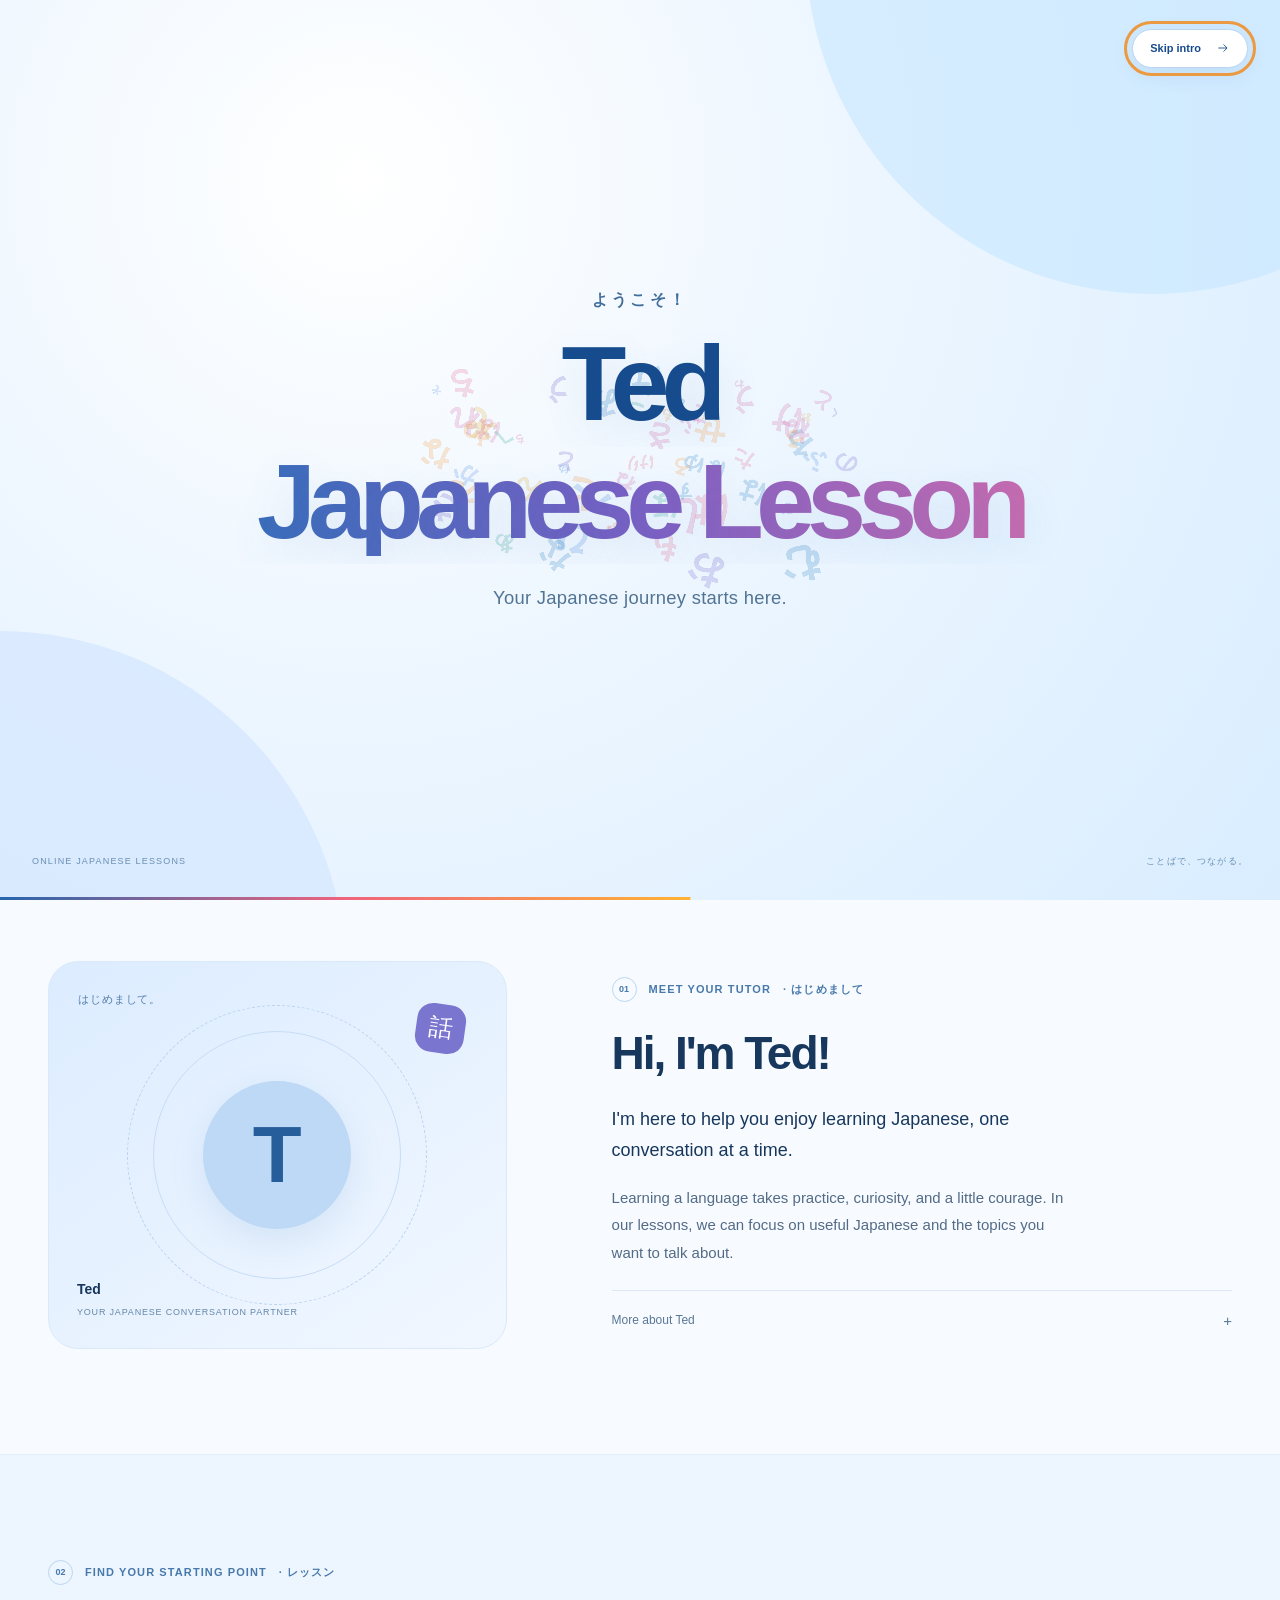
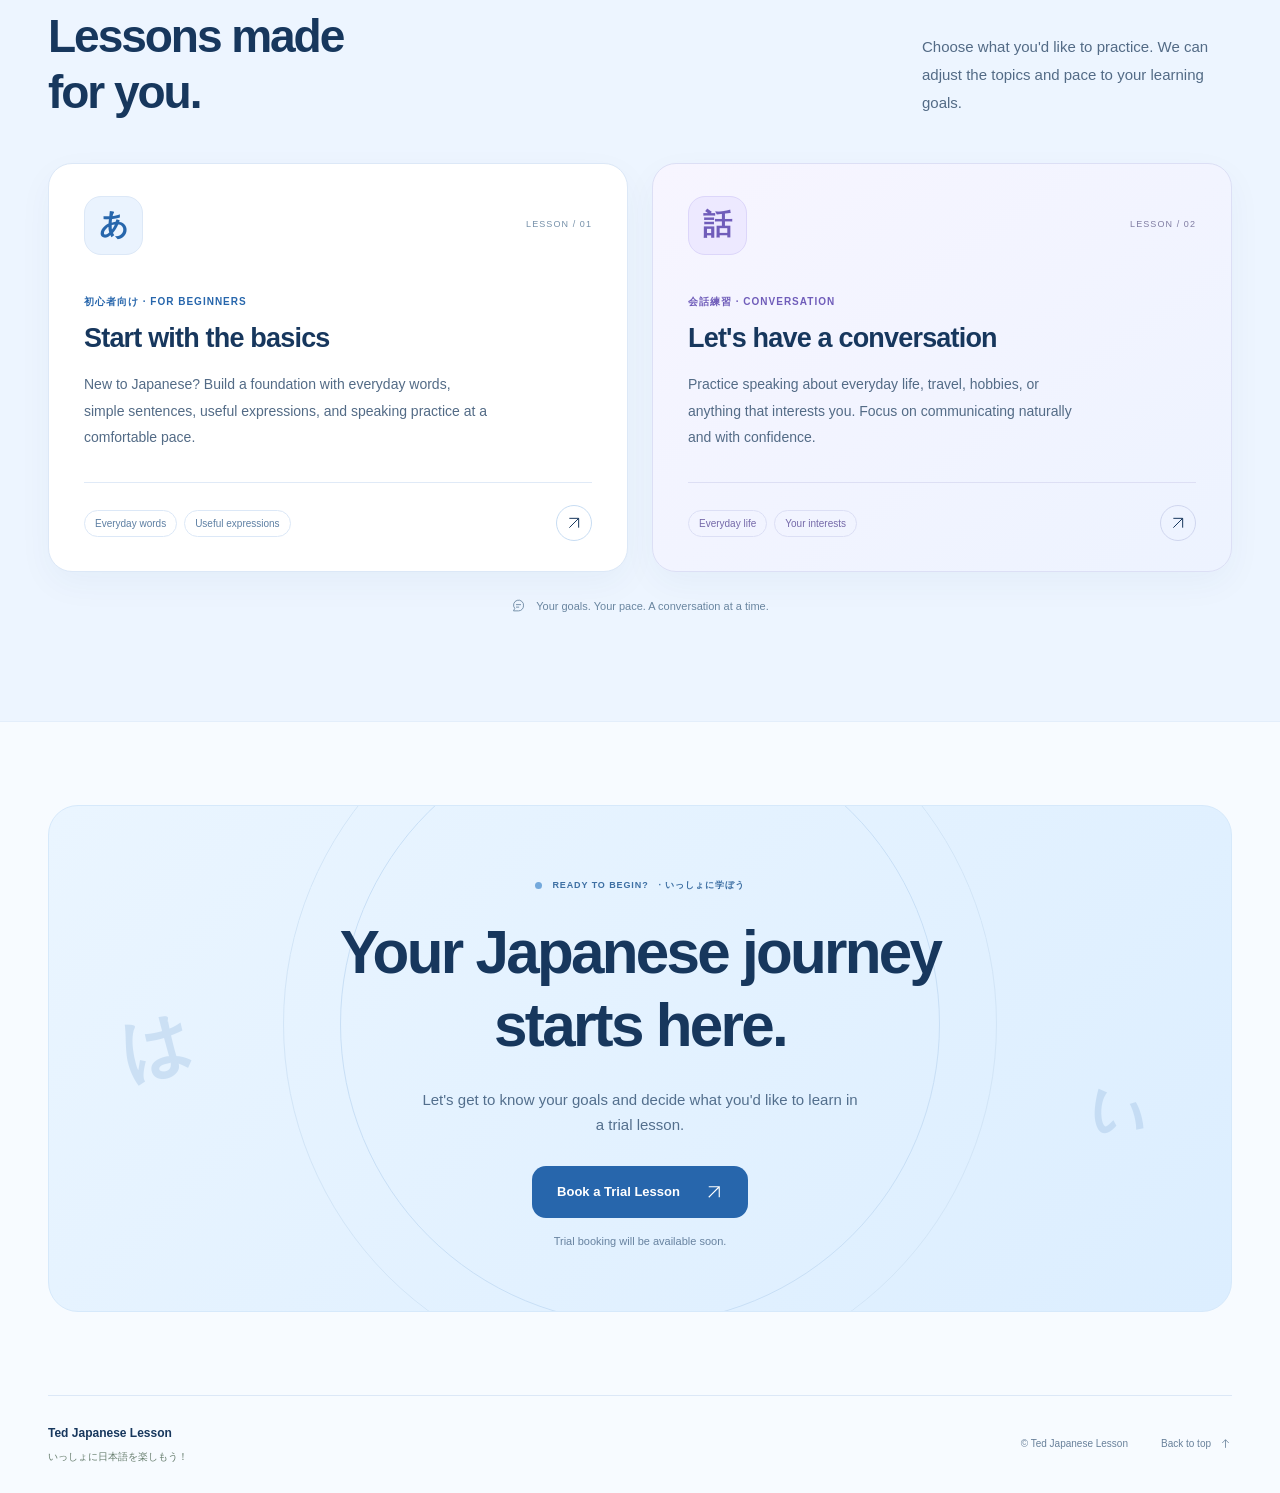
<file: index.html>
<!DOCTYPE html>
<html lang="en">
<head>
  <meta charset="UTF-8">
  <meta name="viewport" content="width=device-width, initial-scale=1">
  <meta name="theme-color" content="#f7fbff">
  <meta name="description" content="Friendly, personalized online Japanese lessons with Ted. Build confidence in Japanese conversation or start learning from the beginning.">
  <title>Ted Japanese Lesson | Learn Japanese. Feel at home.</title>
  <style>
    :root { color-scheme: light; --paper:#f7fbff; --white:#fff; --ink:#17375d; --muted:#536b86; --blue:#2766ac; --navy:#174d83; --mint:#e5f2ff; --line:#dce8f7; --ease:cubic-bezier(.22,1,.36,1); }
    *,*::before,*::after { box-sizing:border-box; }
    html { scroll-behavior:smooth; scroll-padding-top:108px; }
    body { margin:0; color:var(--ink); background:var(--paper); font-family:-apple-system,BlinkMacSystemFont,"Segoe UI","Hiragino Kaku Gothic ProN","Noto Sans JP",Meiryo,sans-serif; line-height:1.7; -webkit-font-smoothing:antialiased; }
    button,a { -webkit-tap-highlight-color:transparent; }
    button { font:inherit; }
    button,a,summary { touch-action:manipulation; }
    a { color:inherit; text-decoration:none; }
    button { color:inherit; }
    button:focus-visible,a:focus-visible,summary:focus-visible { outline:3px solid #eb9a41; outline-offset:5px; }
    button { cursor:pointer; }
    h1,h2,h3,p { margin:0; }
    main:focus { outline:none; }
    svg { display:block; }
    ::selection { background:#cce0ff; color:#17375d; }
    .shell { width:min(1240px,calc(100% - 96px)); margin-inline:auto; }
    .skip-link { position:fixed; top:16px; left:16px; z-index:120; padding:12px 20px; background:var(--ink); color:#fff; border-radius:8px; transform:translateY(-160%); }
    .skip-link:focus { transform:none; }
    .site-header { position:sticky; top:0; z-index:30; border-bottom:1px solid transparent; background:rgba(247,251,255,.96); transition:background .4s,border-color .4s; }
    .site-header.scrolled { background:rgba(247,251,255,.98); border-color:var(--line); }
    .header-inner { min-height:92px; display:flex; align-items:center; justify-content:space-between; gap:30px; }
    .brand { display:flex; align-items:center; gap:12px; }
    .brand-symbol { display:grid; place-items:center; width:43px; height:43px; border-radius:14px; background:var(--blue); color:#fff; font-size:24px; font-weight:800; line-height:1; box-shadow:0 7px 17px #2766ac2b; }
    .brand-text { font-size:17px; font-weight:650; letter-spacing:-.035em; line-height:1.17; }
    .brand-text small { display:block; font-size:10px; font-weight:500; letter-spacing:.19em; margin-top:5px; text-transform:uppercase; }
    .nav { display:flex; align-items:center; gap:34px; font-size:13px; font-weight:550; }
    .nav-link { position:relative; padding:8px 0; }
    .nav-link::after { content:""; position:absolute; bottom:3px; left:0; width:100%; height:1px; background:var(--ink); transform:scaleX(0); transform-origin:left; transition:transform .35s var(--ease); }
    .nav-link:hover::after,.nav-link[aria-current="location"]::after { transform:scaleX(1); }
    .nav-book { display:flex; align-items:center; gap:22px; padding:11px 19px; border:1px solid #c8ddf3; border-radius:50px; background:#fff; color:var(--blue); transition:background .3s,color .3s,border-color .3s; }
    .nav-book:hover { background:var(--blue); border-color:var(--blue); color:#fff; }
    .arrow { width:18px; height:18px; flex:none; }
    .hero { position:relative; overflow:hidden; background:radial-gradient(circle at 85% 10%,#dfedff 0,transparent 34%),linear-gradient(165deg,#f9fcff 0%,#edf6ff 73%,#f7fbff 100%); }
    .hero-grid { display:grid; grid-template-columns:1.08fr .92fr; gap:26px; align-items:center; min-height:690px; padding-top:50px; padding-bottom:62px; }
    .hero-copy { position:relative; z-index:2; padding-bottom:12px; }
    .eyebrow { display:flex; align-items:center; gap:10px; font-size:11px; letter-spacing:.1em; font-weight:750; text-transform:uppercase; color:#3d6fa3; }
    .status-dot { width:7px; height:7px; background:#74a9dc; border-radius:50%; flex:none; }
    .hero .eyebrow { margin-bottom:31px; }
    h1 { font-size:clamp(54px,5.7vw,79px); font-weight:700; letter-spacing:-.06em; line-height:1.12; }
    .title-line { display:block; }
    .serif { font-family:inherit; font-style:normal; font-weight:inherit; letter-spacing:inherit; }
    .hero-emphasis { display:inline-block; position:relative; color:var(--blue); padding-bottom:14px; }
    .underline { position:absolute; left:0; bottom:0; width:98%; height:15px; overflow:visible; }
    .underline path { stroke-dasharray:430; stroke-dashoffset:0; }
    .hero-lead { max-width:450px; font-size:16px; line-height:1.88; color:var(--muted); margin-top:22px; }
    .hero-actions { display:flex; flex-wrap:wrap; gap:19px; align-items:center; margin-top:31px; }
    .button { position:relative; display:inline-flex; align-items:center; justify-content:center; gap:25px; border:1px solid transparent; border-radius:14px; padding:16px 24px; font-size:13px; font-weight:750; line-height:1.35; overflow:hidden; transition:background .35s,box-shadow .4s,transform .4s var(--ease); }
    .button .arrow { transition:transform .4s var(--ease); }
    .button:hover .arrow { transform:translate(3px,-2px); }
    .button-primary { color:#fff; background:var(--blue); }
    .button-primary:hover { background:#164b88; box-shadow:0 8px 24px #2766ac2b; transform:translateY(-2px); }
    .text-link { display:inline-flex; align-items:center; gap:8px; font-size:13px; font-weight:650; border-bottom:1px solid #b6cde7; padding:8px 0; transition:color .25s,border-color .25s; }
    .text-link:hover { color:var(--blue); border-color:var(--blue); }
    .hero-note { margin-top:24px; display:flex; gap:8px; align-items:center; color:#637c97; font-size:11px; }
    .hero-note svg { width:14px; height:14px; }
    .hero-art { position:relative; display:grid; place-items:center; height:536px; min-width:0; perspective:1100px; }
    .art-backdrop { position:absolute; width:94%; height:93%; max-width:485px; border-radius:48% 48% 45% 45%; background:linear-gradient(145deg,#e2f1ff 3%,#d9ebfc 72%,#e8f3ff); transform:rotate(7deg); overflow:hidden; }
    .art-backdrop::after { content:""; position:absolute; inset:0; opacity:.36; background-image:url("data:image/svg+xml,%3Csvg viewBox='0 0 180 180' xmlns='http://www.w3.org/2000/svg'%3E%3Cfilter id='n'%3E%3CfeTurbulence type='fractalNoise' baseFrequency='.9' numOctaves='3' stitchTiles='stitch'/%3E%3C/filter%3E%3Cpath fill='%23fff' opacity='.35' filter='url(%23n)' d='M0 0h180v180H0z'/%3E%3C/svg%3E"); }
    .orbit-art { position:absolute; inset:0; width:100%; height:100%; overflow:visible; color:#a2c3e6; pointer-events:none; }
    .orbit-dash { transform-origin:250px 260px; animation:orbit-turn 70s linear infinite; }
    .art-kana { position:absolute; color:#91b9e5; font-weight:800; user-select:none; pointer-events:none; }
    .art-kana.a { font-size:112px; left:9%; top:6%; transform:rotate(-12deg); opacity:.26; }
    .art-kana.i { font-size:68px; right:7%; bottom:14%; transform:rotate(12deg); opacity:.32; }
    .art-caption { position:absolute; left:28px; bottom:8px; font-size:9px; letter-spacing:.2em; color:#6a91b8; text-transform:uppercase; writing-mode:vertical-rl; }
    .study-float { position:relative; z-index:2; width:min(331px,78%); animation:gentle-float 9s ease-in-out infinite; }
    .study-card { padding:26px 27px 24px; border:1px solid #e1ecf8; border-radius:26px; background:#fffffff7; box-shadow:0 24px 60px #2766ac1c,0 5px 14px #2766ac0d; transform:rotate(-4deg); transform-style:preserve-3d; transition:transform .65s var(--ease); }
    .card-header { display:flex; justify-content:space-between; align-items:center; font-size:9px; letter-spacing:.12em; text-transform:uppercase; color:#7692ad; }
    .card-header span:last-child { display:grid; place-items:center; width:23px; height:23px; border:1px solid #dce8f7; border-radius:50%; font-size:13px; }
    .phrase-box { min-height:159px; display:flex; flex-direction:column; justify-content:center; padding-top:10px; }
    .jp-phrase { font-size:clamp(29px,3vw,42px); font-weight:800; line-height:1.45; color:var(--blue); letter-spacing:-.07em; white-space:nowrap; }
    .pronunciation { color:#6884a0; font-size:16px; margin-top:6px; }
    .translation { border-top:1px solid #dce8f7; padding-top:19px; font-size:13px; font-weight:650; }
    .card-bottom { display:flex; align-items:center; justify-content:space-between; margin-top:22px; }
    .phrase-dots { display:flex; gap:5px; }
    .phrase-dot { width:5px; height:5px; border-radius:50%; background:#d2e4f6; transition:background .3s,width .3s; }
    .phrase-dot.active { width:15px; border-radius:4px; background:var(--blue); }
    .phrase-next { display:flex; gap:6px; align-items:center; border:0; background:transparent; font-size:10px; padding:8px 0 8px 8px; color:#4a75a2; }
    .phrase-next .arrow { width:14px; height:14px; transition:transform .3s var(--ease); }
    .phrase-next:hover .arrow { transform:translateX(3px); }
    .mini-tag { position:absolute; z-index:4; display:flex; align-items:center; gap:9px; border:1px solid #e8f1fb; border-radius:16px; background:#fff; padding:12px 19px; box-shadow:0 10px 30px #2766ac14; font-size:11px; font-weight:650; }
    .tag-welcome { right:2%; top:12%; transform:rotate(9deg); animation:tag-float 8s ease-in-out infinite; }
    .tag-welcome span { color:var(--blue); font-size:14px; }
    .tag-talk { left:3%; bottom:18%; background:#fff8e8; border-color:#f7e3ba; transform:rotate(-8deg); animation:tag-float 10s -3s ease-in-out infinite; }
    .tag-talk .status-dot { width:6px; height:6px; background:#6db68b; }
    .star { position:absolute; width:29px; height:29px; color:#e6a34c; top:42%; right:0; animation:star-turn 18s ease-in-out infinite; }
    .hero-bottom { display:flex; align-items:center; justify-content:space-between; padding:20px 0 23px; border-top:1px solid var(--line); font-size:9px; color:#68809a; }
    .hero-bottom-left { display:flex; align-items:center; gap:20px; letter-spacing:.12em; text-transform:uppercase; }
    .replay { border:0; background:transparent; color:#537ca7; padding:6px 0; font-size:10px; display:none; align-items:center; gap:6px; }
    .motion-ready .replay { display:inline-flex; }
    .replay svg { width:12px; height:12px; }
    .scroll-link { display:flex; align-items:center; gap:18px; text-transform:uppercase; letter-spacing:.12em; }
    .scroll-link svg { width:17px; height:17px; transition:transform .4s var(--ease); }
    .scroll-link:hover svg { transform:translateY(3px); }
    .section { padding:105px 0; }
    .section-label { display:flex; align-items:center; gap:12px; margin-bottom:24px; font-size:11px; font-weight:750; letter-spacing:.1em; text-transform:uppercase; color:#4779ab; }
    .section-label .number { width:25px; height:25px; border-radius:50%; border:1px solid #bbd6f1; display:grid; place-items:center; font-size:9px; letter-spacing:0; }
    h2 { font-weight:700; font-size:clamp(36px,3.6vw,50px); line-height:1.21; letter-spacing:-.045em; }
    .about-grid { display:grid; grid-template-columns:.85fr 1.15fr; align-items:center; gap:105px; }
    .tutor-art { position:relative; min-height:388px; background:linear-gradient(145deg,#dcecff,#f1f7ff); border:1px solid #d9e9fa; border-radius:30px; display:flex; align-items:center; justify-content:center; overflow:hidden; }
    .tutor-orbit { position:absolute; width:300px; height:300px; border:1px dashed #b7d1ef; border-radius:50%; }
    .tutor-orbit::before { content:""; position:absolute; inset:25px; border:1px solid #c7ddf6; border-radius:50%; }
    .tutor-monogram { position:relative; display:grid; place-items:center; width:148px; height:148px; border-radius:50%; background:#bed9f5; color:#265d9b; box-shadow:0 12px 35px #4885bc22; font-size:80px; font-weight:800; line-height:1; }
    .tutor-seal { position:absolute; right:41px; top:42px; width:49px; height:49px; border-radius:16px; background:#7a75cf; color:#fff; display:grid; place-items:center; font-size:24px; transform:rotate(8deg); }
    .tutor-caption { position:absolute; left:28px; bottom:28px; font-size:10px; display:flex; flex-direction:column; gap:3px; }
    .tutor-caption strong { font-weight:750; font-size:14px; }
    .tutor-caption span { letter-spacing:.09em; text-transform:uppercase; color:#6687a7; font-size:9px; }
    .tutor-hello { position:absolute; left:29px; top:28px; font-size:11px; color:#527da9; letter-spacing:.08em; }
    .about-copy h2 { margin-bottom:23px; }
    .about-copy .intro-lead { color:var(--ink); font-size:18px; line-height:1.7; max-width:490px; margin-bottom:18px; }
    .about-copy .body-copy { font-size:15px; color:var(--muted); line-height:1.85; max-width:460px; }
    .profile-note { margin-top:23px; border-top:1px solid var(--line); padding-top:17px; font-size:12px; color:#597797; }
    .profile-note summary { cursor:pointer; list-style:none; display:flex; gap:12px; align-items:center; }
    .profile-note summary::after { content:"+"; margin-left:auto; font-size:15px; }
    .profile-note[open] summary::after { content:"−"; }
    .profile-note p { font-size:12px; margin-top:10px; max-width:460px; line-height:1.8; }
    .lessons { background:#edf5ff; border-block:1px solid #e3eefb; }
    .section-heading-row { display:flex; gap:40px; justify-content:space-between; align-items:flex-end; margin-bottom:42px; }
    .section-heading-row h2 { max-width:530px; }
    .section-heading-row>p { color:var(--muted); font-size:15px; max-width:310px; line-height:1.85; padding-bottom:4px; }
    .lesson-grid { display:grid; grid-template-columns:1fr 1fr; gap:24px; }
    .lesson-card { position:relative; background:#fff; padding:32px 35px 30px; border:1px solid #dce8f7; border-radius:24px; overflow:hidden; box-shadow:0 12px 35px #1847770b; transition:transform .55s var(--ease),box-shadow .55s var(--ease),border-color .3s; }
    .lesson-card:hover { transform:translateY(-5px); border-color:#bbd7f3; box-shadow:0 20px 40px #2766ac16; }
    .lesson-card.dark { background:linear-gradient(145deg,#f7f5ff,#edf3ff); border-color:#dcdff5; color:var(--ink); }
    .lesson-card-top { display:flex; align-items:center; justify-content:space-between; margin-bottom:38px; }
    .lesson-icon { width:59px; height:59px; display:grid; place-items:center; border:1px solid #dce8f7; border-radius:17px; background:#eaf3fe; font-size:29px; font-weight:800; color:var(--blue); }
    .dark .lesson-icon { color:#705dba; background:#ede9ff; border-color:#dcd6fa; }
    .lesson-index { color:#7590a9; font-size:9px; letter-spacing:.12em; }
    .dark .lesson-index { color:#807da3; }
    .lesson-jp { font-size:10px; font-weight:750; letter-spacing:.1em; color:var(--blue); margin-bottom:12px; text-transform:uppercase; }
    .dark .lesson-jp { color:#705dba; }
    h3 { font-size:27px; font-weight:700; letter-spacing:-.03em; line-height:1.25; margin-bottom:16px; }
    .lesson-card>p:last-of-type { font-size:14px; color:var(--muted); max-width:405px; line-height:1.9; }
    .dark>p:last-of-type { color:var(--muted); }
    .lesson-card-bottom { display:flex; justify-content:space-between; align-items:center; margin-top:31px; padding-top:22px; border-top:1px solid #e0eaf7; }
    .dark .lesson-card-bottom { border-color:#dddff4; }
    .lesson-topics { display:flex; gap:7px; flex-wrap:wrap; }
    .lesson-topics span { padding:4px 10px; border:1px solid #dce8f7; border-radius:30px; font-size:10px; color:#5d7fa3; }
    .dark .lesson-topics span { border-color:#dcdff5; color:#7569a9; }
    .lesson-link { display:grid; place-items:center; width:36px; height:36px; flex:none; border:1px solid #c8ddf3; border-radius:50%; margin-left:12px; transition:background .3s,color .3s,transform .4s var(--ease); }
    .lesson-link .arrow { width:16px; height:16px; }
    .lesson-link:hover { background:var(--ink); color:#fff; transform:rotate(8deg); }
    .dark .lesson-link { border-color:#d0d6ef; }
    .dark .lesson-link:hover { background:#705dba; color:#fff; }
    .lesson-footnote { display:flex; justify-content:center; align-items:center; gap:10px; font-size:11px; color:#6a86a0; margin-top:25px; }
    .lesson-footnote svg { width:15px; height:15px; }
    .booking { padding:83px 0; }
    .booking-panel { position:relative; background:linear-gradient(135deg,#eaf5ff,#dceeff); border:1px solid #d6e9fb; border-radius:30px; text-align:center; padding:72px 26px 61px; overflow:hidden; isolation:isolate; }
    .booking-orbit { position:absolute; z-index:-1; pointer-events:none; border:1px solid #c8dff6; border-radius:50%; width:600px; height:600px; left:calc(50% - 300px); top:-82px; }
    .booking-orbit::before { content:""; position:absolute; inset:-58px; border:1px solid #d2e5f7; border-radius:50%; }
    .booking-panel .eyebrow { justify-content:center; margin-bottom:24px; font-size:9px; }
    .booking-panel h2 { font-size:clamp(35px,4.7vw,65px); max-width:740px; margin-inline:auto; }
    .booking-panel>p:not(.eyebrow):not(.booking-note) { color:#536f8d; font-size:15px; max-width:440px; margin:24px auto 28px; }
    .booking-note { color:#6883a0; font-size:11px; margin-top:14px; }
    .booking-kana { position:absolute; left:6%; top:36%; font-size:69px; font-weight:800; color:#91b7df; transform:rotate(-13deg); opacity:.32; }
    .booking-kana.right { right:7%; left:auto; top:51%; transform:rotate(13deg); font-size:58px; }
    .footer { padding-bottom:28px; }
    .footer-top { border-top:1px solid var(--line); padding-top:27px; display:flex; align-items:center; justify-content:space-between; gap:20px; }
    .footer-brand { font-size:12px; font-weight:550; }
    .footer-jp { color:#667d6d; font-size:10px; margin-top:4px; }
    .footer-right { display:flex; align-items:center; gap:33px; font-size:10px; color:#68809a; }
    .footer-right a { display:flex; align-items:center; gap:8px; }
    .footer-right svg { width:13px; height:13px; }
    .intro { display:none; position:fixed; inset:0; z-index:100; background:radial-gradient(circle at 28% 20%,#fff 0,#eff7ff 38%,#d9edff 100%); overflow:hidden; color:#164b8d; isolation:isolate; opacity:1; transition:opacity .75s var(--ease),visibility .75s; }
    .intro[hidden] { display:none !important; }
    .intro.running { display:grid; place-items:center; }
    .intro.leaving { opacity:0; visibility:hidden; pointer-events:none; }
    .intro::before,.intro::after { content:""; position:absolute; width:54vmax; height:54vmax; border-radius:50%; pointer-events:none; z-index:-1; }
    .intro::before { top:-31vmax; right:-17vmax; background:#c4e5ff; opacity:.55; }
    .intro::after { left:-27vmax; bottom:-33vmax; background:#d6e7ff; opacity:.75; }
    .intro-canvas { position:absolute; inset:0; width:100%; height:100%; pointer-events:none; }
    .intro-content { position:relative; z-index:2; text-align:center; padding:28px; width:min(1080px,96%); }
    .intro-kicker { font-size:clamp(.78rem,2vw,.98rem); font-weight:750; letter-spacing:.21em; color:#416e9a; margin-bottom:16px; opacity:0; transform:translateY(12px); transition:opacity .65s .08s var(--ease),transform .85s .08s var(--ease); }
    .intro-title { margin:0 auto 18px; font-size:clamp(2.9rem,8.3vw,6.8rem); line-height:1.03; letter-spacing:-.075em; font-weight:850; text-shadow:0 14px 42px #4a7dc11f; }
    .intro-title .intro-line { display:block; overflow:hidden; padding-bottom:8px; }
    .intro-title .intro-line > * { display:block; transform:translateY(112%); transition:transform 1.15s var(--ease); }
    .intro-title .intro-line:nth-child(2) > * { background:linear-gradient(90deg,#2471b8 0%,#7b60c4 50%,#e06fa9 100%); color:transparent; background-clip:text; -webkit-background-clip:text; transition-delay:.12s; }
    .intro.wordmark .intro-title .intro-line > * { transform:translateY(0); }
    .intro.wordmark .intro-kicker { opacity:1; transform:none; }
    .intro-subtitle { font-size:clamp(.91rem,2.4vw,1.15rem); color:#527493; letter-spacing:.015em; opacity:0; transform:translateY(10px); transition:opacity .7s .4s,transform .9s .4s var(--ease); }
    .intro.wordmark .intro-subtitle { opacity:1; transform:none; }
    .intro-skip { position:absolute; top:29px; right:32px; border:1px solid #bcd6f1; border-radius:40px; background:#fff; box-shadow:0 6px 22px #2766ac1a; padding:9px 17px; display:flex; align-items:center; gap:15px; font-size:11px; font-weight:700; z-index:3; transition:background .3s; }
    .intro-skip:hover { background:#fff; }
    .intro-skip svg { width:14px; height:14px; }
    .intro-bottom { position:absolute; bottom:31px; left:32px; right:32px; display:flex; justify-content:space-between; font-size:9px; letter-spacing:.13em; color:#6b90b2; text-transform:uppercase; }
    .intro-progress { position:absolute; bottom:0; left:0; width:100%; height:3px; background:linear-gradient(90deg,#2766ac,#ef637e,#ffb332); transform:scaleX(0); transform-origin:left; }
    body.intro-active { overflow:hidden; }
    .motion-ready .reveal:not(.revealed) { opacity:0; transform:translateY(28px); }
    .motion-ready .reveal { transition:opacity .9s var(--ease),transform 1.1s var(--ease); transition-delay:var(--reveal-delay,0ms); }
    .intro-preparing .hero-enter { opacity:0; transform:translateY(24px); }
    .hero-enter { transition:opacity 1s var(--ease),transform 1.2s var(--ease); transition-delay:var(--enter-delay,0ms); }
    .intro-preparing .hero-emphasis .underline path { stroke-dashoffset:430; }
    .hero-emphasis .underline path { transition:stroke-dashoffset 1.4s .65s var(--ease); }
    .intro-preparing .hero-art { opacity:0; transform:translateY(35px) rotate(3deg) scale(.94); }
    .hero-art { transition:opacity 1s .15s var(--ease),transform 1.6s .15s var(--ease); }
    .page-hidden *, .page-hidden *::before, .page-hidden *::after { animation-play-state:paused !important; }
    @keyframes gentle-float { 0%,100% { transform:translateY(0) rotate(.4deg); } 50% { transform:translateY(-11px) rotate(-.8deg); } }
    @keyframes tag-float { 0%,100% { translate:0 0; } 50% { translate:0 -9px; } }
    @keyframes orbit-turn { to { transform:rotate(360deg); } }
    @keyframes star-turn { 0%,100% { transform:rotate(-12deg) scale(1); } 50% { transform:rotate(30deg) scale(.85); } }
    dialog { border:1px solid #dce8f7; border-radius:24px; padding:37px; width:min(430px,calc(100% - 36px)); color:var(--ink); background:var(--paper); box-shadow:0 25px 100px #17375d33; }
    dialog::backdrop { background:#17375d80; }
    .dialog-label { font-size:10px; letter-spacing:.13em; color:#6686a4; text-transform:uppercase; margin-bottom:15px; }
    dialog h2 { font-size:31px; margin-bottom:14px; }
    dialog p { font-size:13px; color:var(--muted); line-height:1.8; }
    dialog .button { margin-top:25px; }
    @media (min-width:1500px) { .hero-grid { min-height:750px; } }
    @media (max-width:1100px) { .shell { width:calc(100% - 64px); } h1 { font-size:clamp(50px,6.1vw,70px); } .hero-grid { gap:0; min-height:630px; } .hero-art { height:480px; } .hero-lead { max-width:380px; font-size:14px; } .hero-actions { gap:15px; } .button { padding:15px 21px; gap:18px; } .about-grid { gap:65px; } .nav { gap:26px; } .tag-talk { left:0; } .tag-welcome { right:0; } }
    @media (max-width:820px) { .shell { width:calc(100% - 48px); } .header-inner { min-height:78px; } .nav { gap:20px; } .hero-grid { grid-template-columns:1fr; padding-top:50px; padding-bottom:24px; gap:12px; } .hero-copy { max-width:590px; padding-bottom:0; } h1 { font-size:clamp(60px,9vw,79px); } .hero-lead { max-width:490px; } .hero-art { width:min(510px,100%); height:500px; justify-self:center; margin-top:14px; } .jp-phrase { font-size:40px; } .section { padding:76px 0; } .about-grid { gap:42px; grid-template-columns:.85fr 1.15fr; } .tutor-art { min-height:340px; } .tutor-orbit { width:240px; height:240px; } .tutor-monogram { font-size:150px; } .tutor-seal { top:32px; right:27px; } .about-copy .intro-lead { font-size:15px; } .section-heading-row { gap:25px; } .section-heading-row>p { max-width:250px; font-size:12px; } .lesson-card { padding:27px 25px; } h3 { font-size:24px; } .lesson-topics { gap:5px; } .lesson-topics span { padding:4px 7px; font-size:8px; } .booking { padding:65px 0; } .booking-kana { left:3%; } .booking-kana.right { right:3%; } }
    @media (max-width:600px) { html { scroll-padding-top:87px; } .shell { width:calc(100% - 40px); } .header-inner { min-height:76px; gap:12px; } .brand { gap:8px; } .brand-symbol { width:34px; height:34px; font-size:21px; } .brand-text { font-size:13px; } .brand-text small { font-size:7px; letter-spacing:.16em; margin-top:4px; } .nav { gap:13px; font-size:11px; } .nav-link { display:none; } .nav-book { padding:9px 13px; gap:8px; font-size:10px; } .nav-book .arrow { width:14px; height:14px; } .hero-grid { padding-top:34px; gap:7px; } .hero .eyebrow { margin-bottom:24px; font-size:8px; letter-spacing:.12em; gap:7px; } h1 { font-size:clamp(42px,11.8vw,67px); } .hero-emphasis { padding-bottom:12px; } .hero-lead { margin-top:18px; font-size:13px; line-height:1.85; } .hero-actions { margin-top:24px; gap:15px; } .button { font-size:11px; padding:15px 19px; gap:17px; } .text-link { font-size:11px; } .hero-note { margin-top:18px; font-size:9px; gap:6px; } .hero-art { height:402px; max-width:400px; margin-top:20px; } .art-backdrop { width:90%; height:95%; } .study-float { width:76%; max-width:292px; } .study-card { padding:22px 22px 20px; } .card-header { font-size:7px; } .phrase-box { min-height:136px; } .jp-phrase { font-size:clamp(25px,8vw,36px); } .pronunciation { font-size:16px; } .translation { padding-top:15px; font-size:11px; } .card-bottom { margin-top:13px; } .tag-welcome { top:7%; right:0; } .mini-tag { padding:10px 14px; font-size:10px; } .tag-talk { bottom:11%; left:0; } .art-kana.a { font-size:88px; top:2%; } .art-kana.i { font-size:60px; right:6%; bottom:8%; } .star { top:41%; right:0; width:22px; } .art-caption { display:none; } .hero-bottom { padding:17px 0; gap:15px; } .hero-bottom-left { gap:11px; font-size:7px; letter-spacing:.08em; } .replay { font-size:8px; } .scroll-link { gap:9px; font-size:7px; letter-spacing:.08em; } .section { padding:62px 0; } .about-grid { grid-template-columns:1fr; gap:33px; } .tutor-art { min-height:330px; max-width:100%; border-radius:7px 7px 100px 7px; } .tutor-orbit { width:255px; height:255px; } .tutor-monogram { font-size:169px; } .tutor-seal { top:32px; right:37px; } .section-label { font-size:9px; margin-bottom:20px; } h2 { font-size:38px; } .about-copy h2 { margin-bottom:20px; } .about-copy .intro-lead { font-size:16px; } .about-copy .body-copy { font-size:12px; } .section-heading-row { display:block; margin-bottom:28px; } .section-heading-row>p { max-width:360px; margin-top:19px; font-size:12px; } .lesson-grid { grid-template-columns:1fr; gap:17px; } .lesson-card { padding:27px 27px 25px; } .lesson-card-top { margin-bottom:30px; } h3 { font-size:26px; } .lesson-topics span { font-size:9px; padding:4px 9px; } .lesson-footnote { font-size:9px; margin-top:21px; } .booking { padding:54px 0; } .booking-panel { padding:51px 24px 46px; } .booking-panel h2 { font-size:38px; } .booking-panel .eyebrow { font-size:8px; letter-spacing:.1em; gap:7px; } .booking-panel>p:not(.eyebrow):not(.booking-note) { font-size:12px; margin:20px auto 25px; } .booking-kana { font-size:42px; top:19%; left:-9px; } .booking-kana.right { right:-7px; top:69%; font-size:39px; } .booking-orbit { width:440px; height:440px; left:calc(50% - 220px); top:-10px; } .footer-top { align-items:flex-start; } .footer-right { flex-direction:column-reverse; align-items:flex-end; gap:17px; font-size:8px; } .footer-brand { font-size:11px; } .footer-jp { font-size:8px; } .intro-mark { width:80px; height:80px; font-size:40px; margin-bottom:26px; } .intro-title { font-size:clamp(32px,9.6vw,57px); } .intro-content { padding:20px 13px; } .intro-subtitle { font-size:9px; } .intro-skip { top:20px; right:20px; padding:8px 13px; } .intro-bottom { left:20px; right:20px; bottom:24px; font-size:7px; letter-spacing:.1em; } }
    @media (max-width:820px) { .tutor-monogram { width:130px; height:130px; font-size:72px; } }
    @media (max-width:600px) { .intro-title { font-size:clamp(2.35rem,11.4vw,4.4rem); } .intro-kicker { letter-spacing:.13em; } .intro-subtitle { font-size:.91rem; } }
    @media (max-width:600px) { .tutor-art { border-radius:26px; } .tutor-monogram { width:140px; height:140px; font-size:76px; } .hero .eyebrow { font-size:10px; } .hero-lead { font-size:15px; } .hero-note { font-size:10px; } .button { font-size:12px; } .card-header { font-size:8px; } .section-label { font-size:10px; } .about-copy .body-copy { font-size:14px; } .section-heading-row>p { font-size:13px; } .booking-panel>p:not(.eyebrow):not(.booking-note) { font-size:13px; } }
    @media (prefers-reduced-motion:reduce) { html { scroll-behavior:auto; } *,*::before,*::after { animation:none !important; transition:none !important; } .intro { display:none !important; } .replay { display:none !important; } .motion-ready .reveal:not(.revealed),.intro-preparing .hero-enter,.intro-preparing .hero-art { opacity:1; transform:none; } .hero-emphasis .underline path { stroke-dashoffset:0 !important; } }
  </style>
</head>
<body>
  <div class="intro" id="intro" role="dialog" aria-modal="true" aria-label="Welcome to Ted Japanese Lesson" hidden>
    <canvas class="intro-canvas" id="introCanvas" aria-hidden="true"></canvas>
    <div class="intro-content" aria-hidden="true">
      <p class="intro-kicker" lang="ja">ようこそ！</p>
      <p class="intro-title"><span class="intro-line"><span>Ted</span></span><span class="intro-line"><strong>Japanese Lesson</strong></span></p>
      <p class="intro-subtitle">Your Japanese journey starts here.</p>
    </div>
    <button class="intro-skip" id="introSkip" type="button">Skip intro <svg viewBox="0 0 24 24" fill="none" stroke="currentColor" stroke-width="1.5" aria-hidden="true"><path d="M4 12h15m-6-6 6 6-6 6"/></svg></button>
    <div class="intro-bottom" aria-hidden="true"><span>Online Japanese lessons</span><span lang="ja">ことばで、つながる。</span></div>
    <div class="intro-progress" id="introProgress" aria-hidden="true"></div>
  </div>
  <div id="site">
    <a class="skip-link" href="#main">Skip to main content</a>
    <header class="site-header" id="header">
      <div class="shell header-inner">
        <a class="brand" href="#top" aria-label="Ted Japanese Lesson, home"><span class="brand-symbol" lang="ja" aria-hidden="true">あ</span><span class="brand-text">Ted<small>Japanese Lesson</small></span></a>
        <nav class="nav" aria-label="Main navigation">
          <a class="nav-link" href="#about">Meet Ted</a><a class="nav-link" href="#lessons">The lessons</a>
          <a class="nav-link" href="videos.html">Learning Videos</a>
          <a class="nav-book" href="#booking">Book a lesson <svg class="arrow" viewBox="0 0 24 24" fill="none" stroke="currentColor" stroke-width="1.5" aria-hidden="true"><path d="M5 19 19 5M5 5h14v14"/></svg></a>
        </nav>
      </div>
    </header>
    <main id="main" tabindex="-1">
      <section class="hero" id="top" aria-labelledby="hero-title">
        <div class="shell hero-grid">
          <div class="hero-copy">
            <p class="eyebrow hero-enter" style="--enter-delay:50ms"><span class="status-dot" aria-hidden="true"></span>Online Japanese lessons <span lang="ja">· 日本語レッスン</span></p>
            <h1 id="hero-title"><span class="title-line hero-enter" style="--enter-delay:120ms">Learn Japanese.</span><span class="title-line hero-enter" style="--enter-delay:220ms"><span class="serif hero-emphasis">Feel at home.<svg class="underline" viewBox="0 0 430 15" fill="none" preserveAspectRatio="none" aria-hidden="true"><path d="M2 10C104 1 289 1 428 9" stroke="#8fbce9" stroke-width="2.5" stroke-linecap="round"/></svg></span></span></h1>
            <p class="hero-lead hero-enter" style="--enter-delay:320ms">Start speaking Japanese with more confidence. Whether you're learning your first words or looking for real conversation practice, there's a place for you here.</p>
            <div class="hero-actions hero-enter" style="--enter-delay:420ms">
              <a class="button button-primary" href="#booking">Book a Trial Lesson <svg class="arrow" viewBox="0 0 24 24" fill="none" stroke="currentColor" stroke-width="1.5" aria-hidden="true"><path d="M5 19 19 5M5 5h14v14"/></svg></a>
              <a class="text-link" href="#lessons">Explore the lessons</a>
              <a class="text-link" href="videos.html">Watch free videos</a>
            </div>
            <p class="hero-note hero-enter" style="--enter-delay:520ms"><svg viewBox="0 0 24 24" fill="none" stroke="currentColor" stroke-width="1.5" aria-hidden="true"><circle cx="12" cy="12" r="9"/><path d="m8 12 3 3 5-6"/></svg>Relaxed, one-on-one lessons. Wherever you are.</p>
          </div>
          <div class="hero-art" id="heroArt">
            <div class="art-backdrop" aria-hidden="true"></div>
              <svg class="orbit-art" viewBox="0 0 500 536" fill="none" aria-hidden="true"><ellipse cx="250" cy="260" rx="214" ry="192" transform="rotate(-23 250 260)" stroke="currentColor" stroke-width=".7"/><ellipse class="orbit-dash" cx="250" cy="260" rx="221" ry="213" stroke="currentColor" stroke-width=".7" stroke-dasharray="1 14"/><path d="M74 400c69 79 258 122 370-7" stroke="currentColor" stroke-width=".7"/></svg>
            <span class="art-kana a" lang="ja" aria-hidden="true">あ</span><span class="art-kana i" lang="ja" aria-hidden="true">い</span><span class="art-caption" aria-hidden="true">Little words. New possibilities.</span>
            <div class="study-float"><div class="study-card" id="studyCard">
              <div class="card-header"><span>A little Japanese for today</span><span lang="ja" aria-hidden="true">日</span></div>
              <div id="phraseContent" aria-live="polite" aria-atomic="true"><div class="phrase-box"><p class="jp-phrase" id="jpPhrase" lang="ja">こんにちは！</p><p class="pronunciation" id="pronunciation">Konnichiwa</p></div><p class="translation" id="translation">Hello! Nice to meet you.</p></div>
              <div class="card-bottom"><div class="phrase-dots" aria-hidden="true"><span class="phrase-dot active"></span><span class="phrase-dot"></span><span class="phrase-dot"></span></div><button class="phrase-next" id="phraseNext" type="button">Another phrase <svg class="arrow" viewBox="0 0 24 24" fill="none" stroke="currentColor" stroke-width="1.5" aria-hidden="true"><path d="M4 12h15m-6-6 6 6-6 6"/></svg></button></div>
            </div></div>
            <div class="mini-tag tag-welcome" aria-hidden="true"><span lang="ja">ようこそ</span>Welcome!</div>
            <div class="mini-tag tag-talk" aria-hidden="true"><span class="status-dot"></span>Let's talk.</div>
            <svg class="star" viewBox="0 0 40 40" aria-hidden="true"><path d="M20 0c0 14-6 20-20 20 14 0 20 6 20 20 0-14 6-20 20-20C26 20 20 14 20 0Z" fill="currentColor"/></svg>
          </div>
        </div>
        <div class="shell hero-bottom"><div class="hero-bottom-left"><span>Your next chapter starts here</span><button class="replay" type="button" id="introReplay"><svg viewBox="0 0 24 24" fill="none" stroke="currentColor" stroke-width="1.5" aria-hidden="true"><path d="M4 10a8 8 0 1 1 .5 7M4 3v7h7"/></svg>Replay intro</button></div><a class="scroll-link" href="#about">A little about Ted <svg viewBox="0 0 24 24" fill="none" stroke="currentColor" stroke-width="1.5" aria-hidden="true"><path d="M12 4v15m-6-6 6 6 6-6"/></svg></a></div>
      </section>
      <section class="section" id="about" aria-labelledby="about-title">
        <div class="shell about-grid">
          <div class="tutor-art reveal" aria-label="Ted's decorative monogram"><div class="tutor-orbit" aria-hidden="true"></div><span class="tutor-hello" lang="ja">はじめまして。</span><span class="tutor-monogram" aria-hidden="true">T</span><span class="tutor-seal" lang="ja" aria-hidden="true">話</span><div class="tutor-caption"><strong>Ted</strong><span>Your Japanese conversation partner</span></div></div>
          <div class="about-copy reveal" style="--reveal-delay:100ms"><p class="section-label"><span class="number" aria-hidden="true">01</span>Meet your tutor <span lang="ja">· はじめまして</span></p><h2 id="about-title">Hi, I'm <span class="serif">Ted!</span></h2><p class="intro-lead">I'm here to help you enjoy learning Japanese, one conversation at a time.</p><p class="body-copy">Learning a language takes practice, curiosity, and a little courage. In our lessons, we can focus on useful Japanese and the topics you want to talk about.</p><details class="profile-note"><summary>More about Ted</summary><p>Personal introduction, interests, and teaching approach will be added here.</p></details></div>
        </div>
      </section>
      <section class="section lessons" id="lessons" aria-labelledby="lessons-title">
        <div class="shell">
          <div class="section-heading-row reveal"><div><p class="section-label"><span class="number" aria-hidden="true">02</span>Find your starting point <span lang="ja">· レッスン</span></p><h2 id="lessons-title">Lessons made<br><span class="serif">for you.</span></h2></div><p>Choose what you'd like to practice. We can adjust the topics and pace to your learning goals.</p></div>
          <div class="lesson-grid">
            <article class="lesson-card reveal"><div class="lesson-card-top"><span class="lesson-icon" lang="ja" aria-hidden="true">あ</span><span class="lesson-index" aria-hidden="true">LESSON / 01</span></div><p class="lesson-jp"><span lang="ja">初心者向け</span> · For beginners</p><h3>Start with the basics</h3><p>New to Japanese? Build a foundation with everyday words, simple sentences, useful expressions, and speaking practice at a comfortable pace.</p><div class="lesson-card-bottom"><div class="lesson-topics"><span>Everyday words</span><span>Useful expressions</span></div><a class="lesson-link" href="#booking" aria-label="Start with the basics — book a trial lesson"><svg class="arrow" viewBox="0 0 24 24" fill="none" stroke="currentColor" stroke-width="1.5" aria-hidden="true"><path d="M5 19 19 5M5 5h14v14"/></svg></a></div></article>
            <article class="lesson-card dark reveal" style="--reveal-delay:100ms"><div class="lesson-card-top"><span class="lesson-icon" lang="ja" aria-hidden="true">話</span><span class="lesson-index" aria-hidden="true">LESSON / 02</span></div><p class="lesson-jp"><span lang="ja">会話練習</span> · Conversation</p><h3>Let's have a conversation</h3><p>Practice speaking about everyday life, travel, hobbies, or anything that interests you. Focus on communicating naturally and with confidence.</p><div class="lesson-card-bottom"><div class="lesson-topics"><span>Everyday life</span><span>Your interests</span></div><a class="lesson-link" href="#booking" aria-label="Conversation practice — book a trial lesson"><svg class="arrow" viewBox="0 0 24 24" fill="none" stroke="currentColor" stroke-width="1.5" aria-hidden="true"><path d="M5 19 19 5M5 5h14v14"/></svg></a></div></article>
          </div>
          <p class="lesson-footnote reveal"><svg viewBox="0 0 24 24" fill="none" stroke="currentColor" stroke-width="1.4" aria-hidden="true"><path d="M20 11a8 8 0 0 1-8 8H4l2-4a8 8 0 1 1 14-4Z"/><path d="M8 9h8M8 13h5"/></svg>Your goals. Your pace. A conversation at a time.</p>
        </div>
      </section>
      <section class="booking" id="booking" aria-labelledby="booking-title">
        <div class="shell"><div class="booking-panel reveal"><div class="booking-orbit" aria-hidden="true"></div><span class="booking-kana" lang="ja" aria-hidden="true">は</span><span class="booking-kana right" lang="ja" aria-hidden="true">い</span><p class="eyebrow"><span class="status-dot" aria-hidden="true"></span>Ready to begin? <span lang="ja">· いっしょに学ぼう</span></p><h2 id="booking-title">Your Japanese journey<br><span class="serif">starts here.</span></h2><p>Let's get to know your goals and decide what you'd like to learn in a trial lesson.</p>
          <!-- Set data-booking-url to the actual reservation URL to enable booking. -->
          <a class="button button-primary" id="bookingLink" href="#booking" data-booking-url="https://example.com/REPLACE_WITH_YOUR_BOOKING_URL">Book a Trial Lesson <svg class="arrow" viewBox="0 0 24 24" fill="none" stroke="currentColor" stroke-width="1.5" aria-hidden="true"><path d="M5 19 19 5M5 5h14v14"/></svg></a><p class="booking-note" id="bookingNote">Trial booking will be available soon.</p></div></div>
      </section>
    </main>
    <footer class="footer"><div class="shell footer-top"><div><p class="footer-brand">Ted Japanese Lesson</p><p class="footer-jp" lang="ja">いっしょに日本語を楽しもう！</p></div><div class="footer-right"><p>© Ted Japanese Lesson</p><a href="#top">Back to top <svg viewBox="0 0 24 24" fill="none" stroke="currentColor" stroke-width="1.5" aria-hidden="true"><path d="M12 20V5m-6 6 6-6 6 6"/></svg></a></div></div></footer>
  </div>
  <dialog id="bookingDialog" aria-labelledby="booking-dialog-title"><p class="dialog-label">Ted Japanese Lesson</p><h2 id="booking-dialog-title">Let's talk <span class="serif">soon.</span></h2><p>The trial lesson booking page is being prepared. Please check back once reservations open.</p><form method="dialog"><button class="button button-primary">Back to the website <svg class="arrow" viewBox="0 0 24 24" fill="none" stroke="currentColor" stroke-width="1.5" aria-hidden="true"><path d="M4 12h15m-6-6 6 6-6 6"/></svg></button></form></dialog>
  <script>
    (() => {
      'use strict';
      const root = document.documentElement;
      const motion = matchMedia('(prefers-reduced-motion: reduce)');
      const site = document.getElementById('site');
      const intro = document.getElementById('intro');
      const canvas = document.getElementById('introCanvas');
      const ctx = canvas.getContext('2d');
      const skip = document.getElementById('introSkip');
      const replay = document.getElementById('introReplay');
      const progress = document.getElementById('introProgress');
      const introDuration = 5100;
      let running = false;
      let frame = 0;
      let cleanupTimer = 0;
      let finishTimer = 0;
      let startTime = 0;
      let pausedAt = 0;
      let lastDraw = 0;
      let returnFocus = null;
      let replaying = false;
      let width = 0;
      let height = 0;
      let particles = [];
      const introFont = getComputedStyle(document.body).fontFamily;
      const clamp = (v, lo = 0, hi = 1) => Math.max(lo, Math.min(hi, v));
      const smoothstep = t => t * t * (3 - 2 * t);
      const random = (min, max) => min + Math.random() * (max - min);
      const fallEase = t => {
        // Match the playful easing of the supplied index.html without a repeating sway.
        let u = clamp(t);
        for (let i = 0; i < 4; i++) {
          const x = 3 * .15 * u * (1 - u) ** 2 + 3 * .7 * u * u * (1 - u) + u ** 3;
          const slope = 3 * .15 * (1 - u) ** 2 + 6 * (.7 - .15) * u * (1 - u) + 3 * (1 - .7) * u * u;
          u = clamp(u - (x - t) / slope);
        }
        return 3 * .12 * u * (1 - u) ** 2 + 3 * .92 * u * u * (1 - u) + u ** 3;
      };
      const resizeCanvas = () => {
        width = innerWidth; height = innerHeight;
        const ratio = Math.min(devicePixelRatio || 1, 1.5);
        canvas.width = Math.round(width * ratio); canvas.height = Math.round(height * ratio);
        ctx?.setTransform(ratio, 0, 0, ratio, 0, 0);
      };
      const makeGlyphSprite = p => {
        const fontSize = p.size * 1.13;
        const side = Math.ceil(fontSize * 1.7 + 12);
        const ratio = Math.min(devicePixelRatio || 1, 1.5);
        const sprite = document.createElement('canvas');
        sprite.width = Math.round(side * ratio); sprite.height = Math.round(side * ratio);
        const ink = sprite.getContext('2d');
        ink.setTransform(ratio, 0, 0, ratio, 0, 0);
        ink.font = `900 ${fontSize}px ${introFont}`;
        ink.textAlign = 'center'; ink.textBaseline = 'middle'; ink.lineJoin = 'round';
        ink.strokeStyle = p.color.edge; ink.lineWidth = Math.max(.8, fontSize * .018);
        ink.strokeText(p.letter, side / 2, side / 2);
        ink.fillStyle = p.color.fill;
        ink.fillText(p.letter, side / 2, side / 2);
        return { canvas:sprite, side, fontSize };
      };
      const createParticles = () => {
        const letters = Array.from('あいうえおかきくけこさしすせそたちつてとなにぬねのはひふへほまみむめもやゆよらりるれろわをん');
        // Give every drop its own glyph, position, size, timing, and path.
        const colors = [
          { fill:'#e66d93', edge:'#bc4b73' }, { fill:'#f4a044', edge:'#ca792b' },
          { fill:'#7a6acf', edge:'#5949aa' }, { fill:'#338cc7', edge:'#236c9f' },
          { fill:'#37aa9b', edge:'#227f73' }, { fill:'#d76cac', edge:'#a54a82' },
          { fill:'#5a96e4', edge:'#3472bd' }, { fill:'#e0b43e', edge:'#ae8822' }
        ];
        const narrow = width < 600;
        particles = Array.from({ length:narrow ? 38 : 62 }, () => ({
          letter:letters[Math.floor(random(0, letters.length))],
          column:random(.04, .96),
          size:random(narrow ? 23 : 26, narrow ? 63 : 95),
          delay:random(0, 1000),
          duration:random(3200, 4700),
          drift:random(-65, 65),
          startRotate:random(-.34, .34),
          endRotate:random(-.48, .48),
          color:colors[Math.floor(random(0, colors.length))]
        }));
        for (const p of particles) {
          p.sprite = makeGlyphSprite(p);
          p.atGather = fallPosition(p, 2300);
        }
      };
      const fallPosition = (p, elapsed) => {
        const progress = fallEase(clamp((elapsed - p.delay) / p.duration));
        return {
          x:p.size / 2 + p.column * Math.max(0, width - p.size) + p.drift * progress,
          y:-height * .18 + progress * height * 1.33,
          size:p.size * (.7 + progress * .43),
          rotation:p.startRotate + (p.endRotate - p.startRotate) * progress
        };
      };
      // The varied drops converge briefly before the original-style title appears.
      const draw = now => {
        if (!running || document.hidden) return;
        const elapsed = now - startTime;
        if (now - lastDraw < 13 && elapsed < introDuration) { frame = requestAnimationFrame(draw); return; }
        lastDraw = now;
        ctx.clearRect(0, 0, width, height);
        if (elapsed < 3080) {
          const gathering = elapsed >= 2300;
          const gather = gathering ? smoothstep(clamp((elapsed - 2300) / 780)) : 0;
          const fadeOut = 1 - smoothstep(clamp((gather - .08) / .8));
          for (const p of particles) {
            if (elapsed < p.delay) continue;
            const position = gathering ? p.atGather : fallPosition(p, elapsed);
            const x = gathering ? position.x + (width / 2 - position.x) * gather : position.x;
            const y = gathering ? position.y + (height / 2 - position.y) * gather : position.y;
            const size = gathering ? position.size * (1 - .95 * gather) : position.size;
            if (y < -size || y > height + size || x < -size || x > width + size) continue;
            const rotation = gathering ? position.rotation + Math.PI * 1.7 * gather : position.rotation;
            ctx.globalAlpha = smoothstep(clamp((elapsed - p.delay) / 180)) * fadeOut * .96;
            ctx.save();
            ctx.translate(x, y);
            ctx.rotate(rotation);
            ctx.scale(size / p.sprite.fontSize, size / p.sprite.fontSize);
            ctx.drawImage(p.sprite.canvas, -p.sprite.side / 2, -p.sprite.side / 2, p.sprite.side, p.sprite.side);
            ctx.restore();
          }
        }
        ctx.globalAlpha = 1;
        if (elapsed > 2700) intro.classList.add('wordmark');
        progress.style.transform = `scaleX(${clamp(elapsed / introDuration)})`;
        if (elapsed >= introDuration) { finishIntro(); return; }
        frame = requestAnimationFrame(draw);
      };
      const focusBack = () => {
        if (returnFocus?.isConnected && replaying) returnFocus.focus({ preventScroll:true });
        else document.getElementById('main').focus({ preventScroll:true });
      };
      function finishIntro(immediate = false) {
        if (!running) return;
        running = false; cancelAnimationFrame(frame); clearTimeout(finishTimer);
        intro.classList.add('leaving');
        root.classList.remove('intro-preparing');
        document.body.classList.remove('intro-active');
        site.inert = false;
        intro.inert = true;
        focusBack();
        const cleanup = () => { intro.hidden = true; intro.classList.remove('running','wordmark','leaving'); ctx?.clearRect(0,0,width,height); };
        clearTimeout(cleanupTimer);
        if (immediate || motion.matches) cleanup(); else cleanupTimer = setTimeout(cleanup, 800);
      }
      const startIntro = (isReplay = false) => {
        if (motion.matches || !ctx || running) return;
        clearTimeout(cleanupTimer); clearTimeout(finishTimer);
        replaying = isReplay; returnFocus = document.activeElement;
        intro.hidden = false; intro.inert = false;
        intro.classList.remove('leaving','wordmark'); intro.classList.add('running');
        root.classList.add('intro-preparing'); document.body.classList.add('intro-active');
        site.inert = true; skip.focus({ preventScroll:true });
        resizeCanvas(); createParticles(); lastDraw = 0;
        running = true; pausedAt = 0; startTime = performance.now();
        progress.style.transform = 'scaleX(0)';
        frame = requestAnimationFrame(draw);
        // Release the page even if rendering is interrupted by the browser.
        finishTimer = setTimeout(() => finishIntro(), introDuration + 1000);
      };
      if (!motion.matches) root.classList.add('motion-ready');
      skip.addEventListener('click', () => finishIntro());
      replay.addEventListener('click', () => startIntro(true));
      document.addEventListener('keydown', e => {
        if (!running) return;
        if (e.key === 'Escape') { e.preventDefault(); finishIntro(); }
        // Skip is the only actionable element in the welcome dialog.
        if (e.key === 'Tab') { e.preventDefault(); skip.focus({ preventScroll:true }); }
      });
      window.addEventListener('resize', () => {
        if (!running) return;
        resizeCanvas();
        for (const p of particles) p.atGather = fallPosition(p, 2300);
      }, { passive:true });
      document.addEventListener('visibilitychange', () => {
        root.classList.toggle('page-hidden', document.hidden);
        if (!running) return;
        if (document.hidden) { pausedAt = performance.now(); cancelAnimationFrame(frame); clearTimeout(finishTimer); }
        else { startTime += performance.now() - pausedAt; pausedAt = 0; frame = requestAnimationFrame(draw); finishTimer = setTimeout(() => finishIntro(), Math.max(50,introDuration - (performance.now() - startTime)) + 1000); }
      });
      if (!motion.matches && !location.hash) startIntro();
      // Progressive enhancement: content is visible if script or observer support is absent.
      const reveals = [...document.querySelectorAll('.reveal')];
      let observer;
      if ('IntersectionObserver' in window) {
        observer = new IntersectionObserver(entries => {
          for (const entry of entries) if (entry.isIntersecting) { entry.target.classList.add('revealed'); observer.unobserve(entry.target); }
        }, { threshold:.1, rootMargin:'0px 0px -25px 0px' });
        reveals.forEach(el => observer.observe(el));
      } else reveals.forEach(el => el.classList.add('revealed'));
      motion.addEventListener('change', () => {
        root.classList.toggle('motion-ready', !motion.matches);
        if (motion.matches) { finishIntro(true); reveals.forEach(el => el.classList.add('revealed')); resetTilt(); }
      });
      const header = document.getElementById('header');
      let scrollFrame = 0;
      const syncHeader = () => { header.classList.toggle('scrolled', scrollY > 15); scrollFrame = 0; };
      addEventListener('scroll', () => { if (!scrollFrame) scrollFrame = requestAnimationFrame(syncHeader); }, { passive:true });
      syncHeader();
      if ('IntersectionObserver' in window) {
        const links = [...document.querySelectorAll('.nav-link')];
        const navObserver = new IntersectionObserver(entries => {
          for (const entry of entries) if (entry.isIntersecting) { links.forEach(link => { if (link.hash === '#' + entry.target.id) link.setAttribute('aria-current','location'); else link.removeAttribute('aria-current'); }); }
        }, { rootMargin:'-20% 0px -55% 0px', threshold:0 });
        document.querySelectorAll('main>section').forEach(el => navObserver.observe(el));
      }
      const phrases = [
        { jp:'こんにちは！', roman:'Konnichiwa', translation:'Hello! Nice to meet you.' },
        { jp:'ありがとう。', roman:'Arigatou', translation:'Thank you. Two little words, a lot of warmth.' },
        { jp:'はじめまして。', roman:'Hajimemashite', translation:"Nice to meet you. Let's start a conversation." }
      ];
      const phraseContent = document.getElementById('phraseContent');
      const phraseNext = document.getElementById('phraseNext');
      let phraseIndex = 0;
      let phraseBusy = false;
      phraseNext.addEventListener('click', async () => {
        if (phraseBusy) return;
        phraseBusy = true;
        try {
          if (!motion.matches && phraseContent.animate) await phraseContent.animate([{ opacity:1,transform:'translateY(0)' },{ opacity:0,transform:'translateY(-8px)' }],{ duration:180,easing:'ease-in',fill:'forwards' }).finished;
          phraseIndex = (phraseIndex + 1) % phrases.length;
          document.getElementById('jpPhrase').textContent = phrases[phraseIndex].jp;
          document.getElementById('pronunciation').textContent = phrases[phraseIndex].roman;
          document.getElementById('translation').textContent = phrases[phraseIndex].translation;
          document.querySelectorAll('.phrase-dot').forEach((dot,i) => dot.classList.toggle('active',i === phraseIndex));
          phraseContent.getAnimations().forEach(animation => animation.cancel());
          if (!motion.matches && phraseContent.animate) await phraseContent.animate([{ opacity:0,transform:'translateY(9px)' },{ opacity:1,transform:'translateY(0)' }],{ duration:430,easing:'cubic-bezier(.22,1,.36,1)' }).finished;
        } catch (_) { phraseContent.getAnimations?.().forEach(animation => animation.cancel()); }
        finally { phraseBusy = false; }
      });
      const art = document.getElementById('heroArt');
      const card = document.getElementById('studyCard');
      const finePointer = matchMedia('(hover: hover) and (pointer: fine)');
      let tiltFrame = 0;
      let tiltBounds = null;
      let pointerX = 0;
      let pointerY = 0;
      function resetTilt() { cancelAnimationFrame(tiltFrame); tiltFrame = 0; tiltBounds = null; card.style.transform = ''; }
      art.addEventListener('pointerenter', () => { if (!motion.matches && finePointer.matches) tiltBounds = art.getBoundingClientRect(); });
      art.addEventListener('pointermove', e => {
        if (motion.matches || !finePointer.matches || !tiltBounds) return;
        pointerX = clamp((e.clientX - tiltBounds.left) / tiltBounds.width - .5,-.5,.5);
        pointerY = clamp((e.clientY - tiltBounds.top) / tiltBounds.height - .5,-.5,.5);
        if (!tiltFrame) tiltFrame = requestAnimationFrame(() => { card.style.transform = `rotate(-4deg) rotateY(${pointerX * 9}deg) rotateX(${-pointerY * 7}deg)`; tiltFrame = 0; });
      });
      art.addEventListener('pointerleave', resetTilt);
      window.addEventListener('resize', resetTilt, { passive:true });
      const bookingLink = document.getElementById('bookingLink');
      const bookingNote = document.getElementById('bookingNote');
      const bookingDialog = document.getElementById('bookingDialog');
      const bookingUrl = bookingLink.dataset.bookingUrl || '';
      const placeholderBooking = !bookingUrl || bookingUrl.includes('REPLACE_WITH_YOUR_BOOKING_URL');
      if (placeholderBooking) {
        bookingLink.addEventListener('click', e => { e.preventDefault(); bookingDialog.showModal(); });
        bookingLink.setAttribute('aria-haspopup','dialog');
        bookingLink.removeAttribute('target');
        bookingDialog.addEventListener('click', e => { if (e.target === bookingDialog) { const bounds = bookingDialog.getBoundingClientRect(); if (e.clientX < bounds.left || e.clientX > bounds.right || e.clientY < bounds.top || e.clientY > bounds.bottom) bookingDialog.close(); } });
      } else {
        bookingLink.href = bookingUrl;
        bookingLink.target = '_blank';
        bookingLink.rel = 'noopener noreferrer';
        bookingNote.hidden = true;
      }
    })();
  </script>
</body>
</html>
</file>
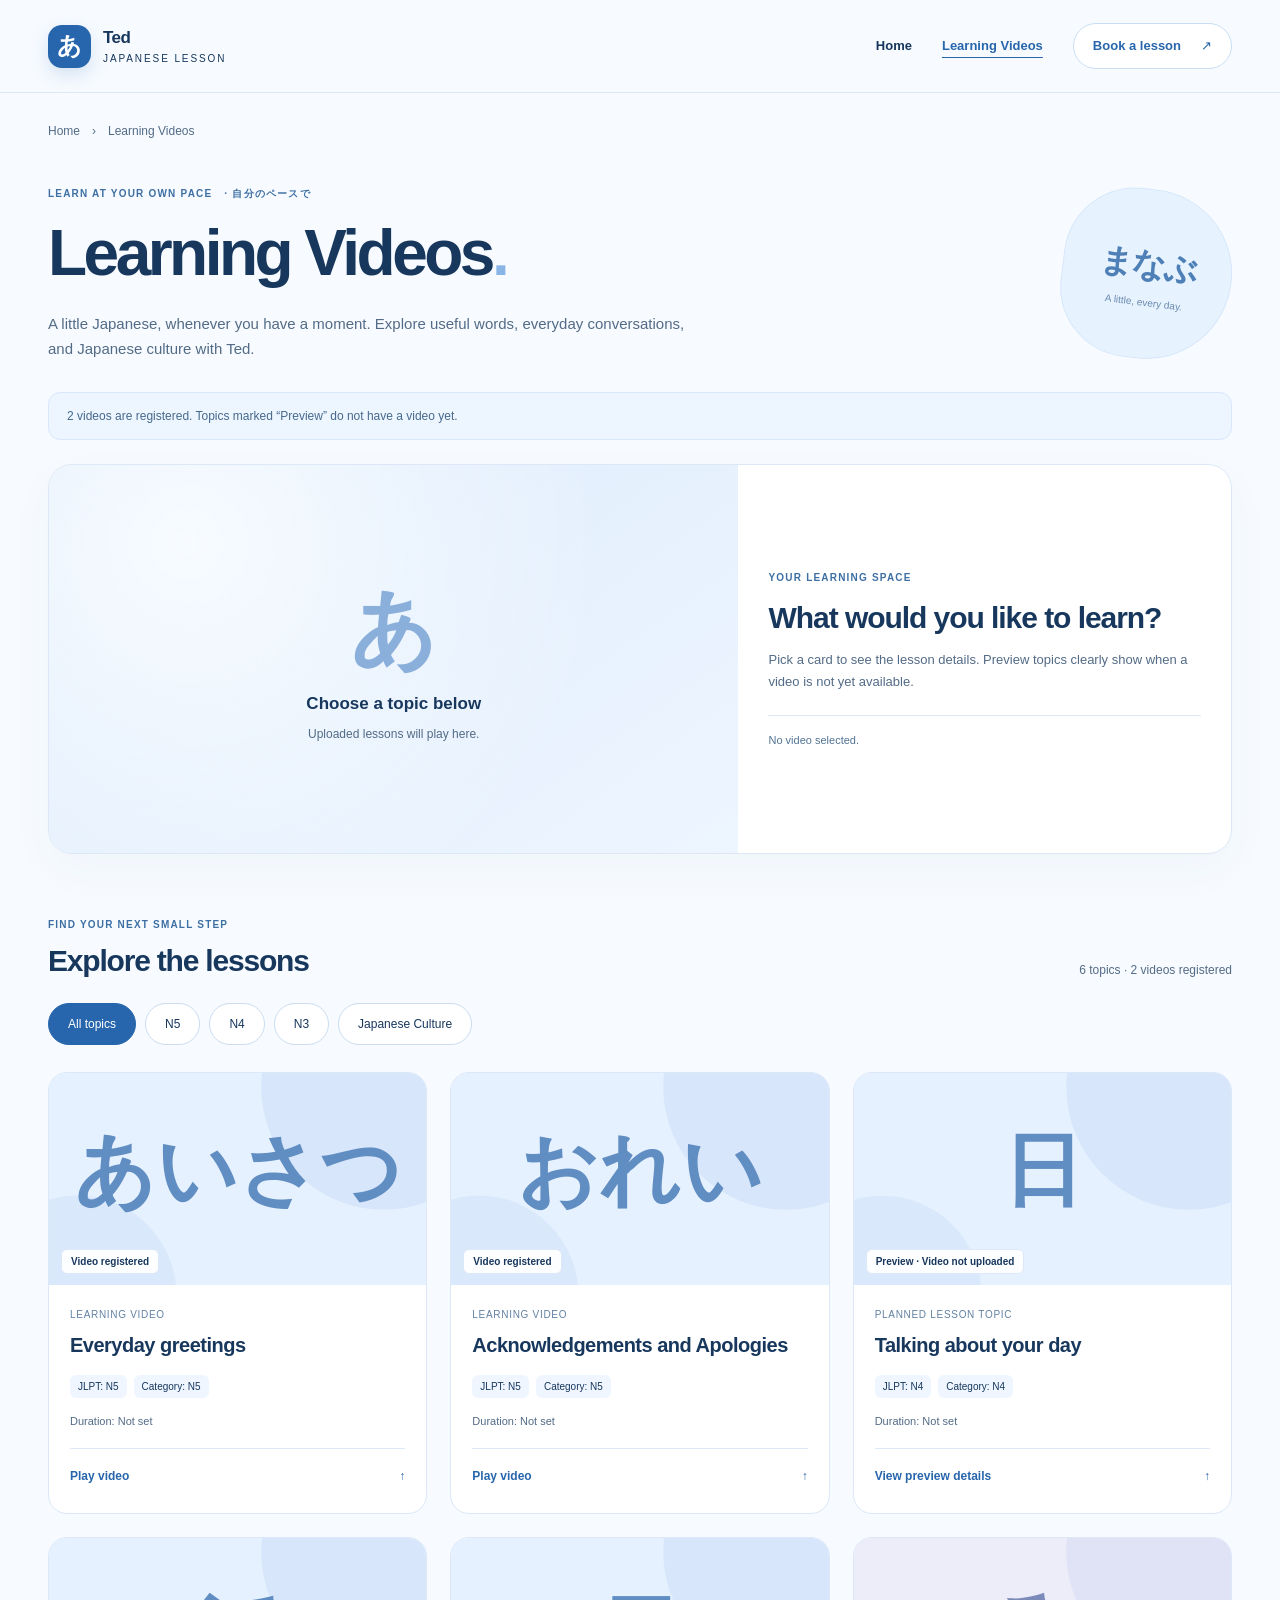
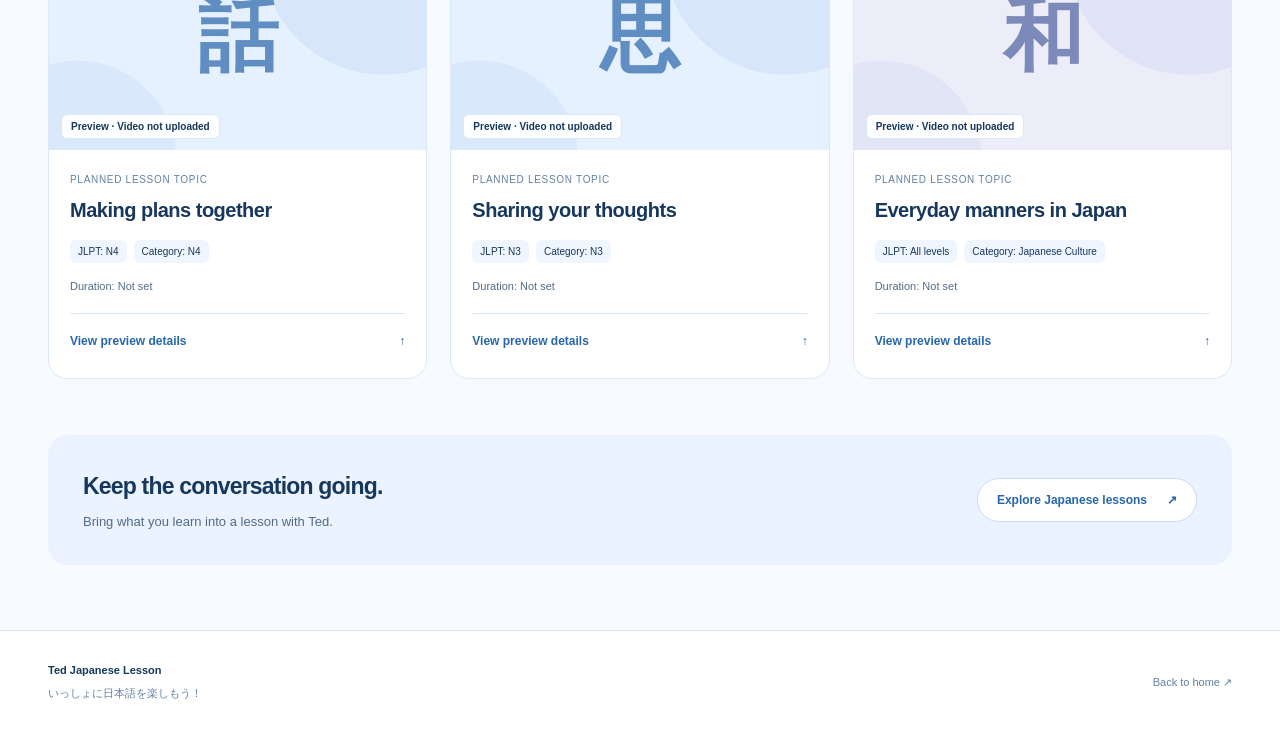
<file: videos.html>
<!DOCTYPE html>
<html lang="en">
<head>
  <meta charset="UTF-8">
  <meta name="viewport" content="width=device-width, initial-scale=1">
  <meta name="theme-color" content="#f7fbff">
  <meta name="description" content="Explore Japanese learning videos by JLPT level and Japanese culture, and learn at your own pace with Ted.">
  <title>Learning Videos | Japanese with Ted</title>
  <link rel="stylesheet" href="css/videos.css">
  <script src="js/videos.js" defer></script>
</head>
<body>
  <a class="skip-link" href="#main">Skip to main content</a>
  <header class="site-header">
    <div class="shell header-inner">
      <a class="brand" href="index.html" aria-label="Ted Japanese Lesson, home"><span class="brand-symbol" lang="ja" aria-hidden="true">あ</span><span class="brand-text">Ted<small>Japanese Lesson</small></span></a>
      <nav class="nav" aria-label="Main navigation">
        <a class="nav-home" href="index.html">Home</a>
        <a href="videos.html" aria-current="page">Learning Videos</a>
        <a class="nav-book" href="index.html#booking">Book a lesson <span aria-hidden="true">↗</span></a>
      </nav>
    </div>
  </header>
  <main id="main" class="shell" tabindex="-1">
    <nav class="breadcrumbs" aria-label="Breadcrumb"><ol><li><a href="index.html">Home</a></li><li><span aria-hidden="true">›</span><span aria-current="page">Learning Videos</span></li></ol></nav>
    <section class="page-intro" aria-labelledby="page-title">
      <div><p class="eyebrow">Learn at your own pace <span lang="ja">· 自分のペースで</span></p><h1 id="page-title">Learning Videos<span class="heading-dot" aria-hidden="true">.</span></h1><p class="intro-copy">A little Japanese, whenever you have a moment. Explore useful words, everyday conversations, and Japanese culture with Ted.</p></div>
      <div class="intro-stamp" aria-hidden="true"><span lang="ja">まなぶ</span><small>A little, every day.</small></div>
    </section>
    <p class="library-notice" id="libraryNotice">Preview library: the topics below are planned lessons. Videos have not been uploaded yet.</p>
    <noscript><p class="library-notice">Please enable JavaScript to browse and filter the video library. No videos are registered yet.</p></noscript>

    <section class="player-panel" id="watch" aria-labelledby="playerTitle">
      <div class="player-screen">
        <video id="videoPlayer" controls playsinline preload="metadata" aria-labelledby="playerTitle" hidden></video>
        <div class="player-placeholder" id="playerPlaceholder"><span class="placeholder-kana" lang="ja" aria-hidden="true">あ</span><p id="placeholderMessage">Choose a topic below</p><small id="placeholderDetail">Uploaded lessons will play here.</small></div>
      </div>
      <div class="player-info">
        <p class="eyebrow">Your learning space</p>
        <h2 id="playerTitle" tabindex="-1">What would you like to learn?</h2>
        <p id="playerDescription">Pick a card to see the lesson details. Preview topics clearly show when a video is not yet available.</p>
        <dl class="player-meta" id="playerMeta" hidden><div><dt>JLPT level</dt><dd id="playerLevel"></dd></div><div><dt>Category</dt><dd id="playerCategory"></dd></div><div><dt>Duration</dt><dd id="playerDuration"></dd></div></dl>
        <p class="player-status" id="playerStatus" role="status" aria-live="polite">No video selected.</p>
      </div>
    </section>

    <section class="library" aria-labelledby="libraryTitle">
      <div class="library-heading"><div><p class="eyebrow">Find your next small step</p><h2 id="libraryTitle">Explore the lessons</h2></div><p id="resultCount" role="status" aria-live="polite"></p></div>
      <div class="filters" role="group" aria-label="Filter videos by category">
        <button type="button" class="filter active" data-filter="All" aria-pressed="true">All topics</button>
        <button type="button" class="filter" data-filter="N5" aria-pressed="false">N5</button>
        <button type="button" class="filter" data-filter="N4" aria-pressed="false">N4</button>
        <button type="button" class="filter" data-filter="N3" aria-pressed="false">N3</button>
        <button type="button" class="filter" data-filter="Japanese Culture" aria-pressed="false">Japanese Culture</button>
      </div>
      <div class="video-grid" id="videoGrid"></div>
      <p class="empty-state" id="emptyState" hidden>No topics in this category yet. Please try another filter.</p>
    </section>
    <aside class="lesson-invite"><div><h2>Keep the conversation going.</h2><p>Bring what you learn into a lesson with Ted.</p></div><a class="button" href="index.html#booking">Explore Japanese lessons <span aria-hidden="true">↗</span></a></aside>
  </main>
  <footer class="footer"><div class="shell footer-inner"><div><p class="footer-brand">Ted Japanese Lesson</p><p lang="ja">いっしょに日本語を楽しもう！</p></div><a href="index.html">Back to home <span aria-hidden="true">↗</span></a></div></footer>
</body>
</html>
</file>
<file: css/videos.css>
:root { color-scheme:light; --paper:#f7fbff; --ink:#17375d; --muted:#536b86; --blue:#2766ac; --line:#dce8f7; }
*,*::before,*::after { box-sizing:border-box; }
body { margin:0; color:var(--ink); background:var(--paper); font-family:-apple-system,BlinkMacSystemFont,"Segoe UI","Hiragino Kaku Gothic ProN","Noto Sans JP",Meiryo,sans-serif; line-height:1.7; -webkit-font-smoothing:antialiased; }
html { scroll-padding-top:115px; }
[hidden] { display:none !important; }
h1,h2,h3,p { margin:0; }
a { color:inherit; text-decoration:none; }
button { font:inherit; color:inherit; cursor:pointer; }
button,a { -webkit-tap-highlight-color:transparent; touch-action:manipulation; }
a:focus-visible,button:focus-visible,video:focus-visible { outline:3px solid #eb9a41; outline-offset:4px; }
main:focus,h2[tabindex]:focus { outline:none; }
::selection { background:#cce0ff; }
.shell { width:min(1240px,calc(100% - 96px)); margin-inline:auto; }
.skip-link { position:fixed; top:16px; left:16px; z-index:100; padding:12px 20px; background:var(--ink); color:#fff; border-radius:8px; transform:translateY(-160%); }
.skip-link:focus { transform:none; }
.site-header { position:sticky; top:0; z-index:30; background:rgba(247,251,255,.97); border-bottom:1px solid var(--line); }
.header-inner { min-height:92px; display:flex; align-items:center; justify-content:space-between; gap:28px; }
.brand { display:flex; align-items:center; gap:12px; flex-shrink:0; }
.brand-symbol { display:grid; place-items:center; width:43px; height:43px; border-radius:14px; background:var(--blue); color:#fff; font-size:24px; font-weight:800; box-shadow:0 7px 17px #2766ac2b; }
.brand-text { font-size:17px; font-weight:650; letter-spacing:-.035em; line-height:1.17; }
.brand-text small { display:block; margin-top:5px; font-size:10px; font-weight:500; letter-spacing:.19em; text-transform:uppercase; }
.nav { display:flex; align-items:center; gap:30px; font-size:13px; font-weight:550; }
.nav [aria-current="page"] { color:var(--blue); text-decoration:underline; text-underline-offset:7px; }
.nav-book,.button { display:inline-flex; align-items:center; justify-content:center; gap:20px; padding:11px 19px; border:1px solid #c8ddf3; border-radius:50px; background:#fff; color:var(--blue); }
.nav-book:hover,.button:hover { background:#eaf3ff; }
.breadcrumbs { padding-top:28px; color:var(--muted); font-size:12px; }
.breadcrumbs ol { display:flex; flex-wrap:wrap; gap:12px; padding:0; margin:0; list-style:none; }
.breadcrumbs li { display:flex; gap:12px; }
.breadcrumbs a:hover { text-decoration:underline; }
.page-intro { display:flex; align-items:center; justify-content:space-between; gap:35px; padding:44px 0 30px; }
.eyebrow { font-size:10px; font-weight:750; letter-spacing:.12em; text-transform:uppercase; color:#3d6fa3; }
.page-intro .eyebrow { margin-bottom:15px; }
.eyebrow span { margin-left:8px; }
h1 { font-size:clamp(38px,5vw,66px); line-height:1.15; letter-spacing:-.055em; font-weight:750; }
.heading-dot { color:#89b5e6; }
.intro-copy { max-width:650px; margin-top:20px; color:var(--muted); font-size:15px; }
.intro-stamp { flex-shrink:0; width:170px; height:170px; display:flex; flex-direction:column; align-items:center; justify-content:center; background:#e7f2ff; border:1px solid #d6e7fb; border-radius:46% 54% 55% 45%; transform:rotate(7deg); }
.intro-stamp span { font-size:33px; font-weight:800; letter-spacing:-.05em; color:#4e80b7; }
.intro-stamp small { font-size:10px; color:#6889ac; }
.library-notice { margin:0 0 24px; padding:13px 18px; background:#edf5ff; border:1px solid #d8e8fa; border-radius:12px; font-size:12px; color:#46698d; }
.player-panel { display:grid; grid-template-columns:1.4fr 1fr; background:#fff; border:1px solid var(--line); border-radius:24px; overflow:hidden; box-shadow:0 16px 45px #2b609b09; }
.player-screen { background:#e5f0fc; display:grid; align-items:center; min-width:0; }
.player-screen video { display:block; width:100%; aspect-ratio:16/9; background:#122b46; object-fit:contain; }
.player-placeholder { aspect-ratio:16/9; width:100%; display:flex; flex-direction:column; align-items:center; justify-content:center; padding:24px; text-align:center; background:radial-gradient(circle at 20% 20%,#f7fbff 0,transparent 65%),linear-gradient(145deg,#deecfc,#edf5ff); }
.placeholder-kana { font-size:clamp(50px,7vw,85px); font-weight:850; line-height:1.3; color:#8aafda; }
.player-placeholder p { font-size:17px; font-weight:700; margin-top:6px; }
.player-placeholder small { font-size:12px; color:var(--muted); margin-top:5px; }
.player-info { padding:30px; align-self:center; min-width:0; }
.player-info h2 { margin:13px 0; font-size:clamp(23px,2.4vw,30px); line-height:1.25; letter-spacing:-.035em; }
.player-info>p:not(.eyebrow):not(.player-status) { font-size:13px; color:var(--muted); }
.player-meta { display:flex; flex-wrap:wrap; gap:15px 24px; margin:22px 0 0; font-size:12px; }
.player-meta dt { color:#698099; font-size:10px; }
.player-meta dd { margin:3px 0 0; font-weight:700; }
.player-status { margin-top:22px; padding-top:15px; border-top:1px solid var(--line); color:#527395; font-size:11px; }
.player-status.error { color:#9c3d46; }
.library { padding:62px 0 56px; }
.library-heading { display:flex; justify-content:space-between; align-items:end; gap:20px; margin-bottom:23px; }
.library-heading h2 { font-size:30px; letter-spacing:-.04em; line-height:1.3; margin-top:8px; }
#resultCount { color:var(--muted); font-size:12px; }
.filters { display:flex; flex-wrap:wrap; gap:9px; margin-bottom:27px; }
.filter { border:1px solid #cbddf1; background:#fff; padding:9px 19px; border-radius:50px; font-size:12px; min-height:42px; transition:background .2s,color .2s; }
.filter:hover { background:#e8f2ff; }
.filter.active { background:var(--blue); border-color:var(--blue); color:#fff; }
.video-grid { display:grid; grid-template-columns:repeat(3,minmax(0,1fr)); gap:23px; }
.video-card { display:flex; flex-direction:column; overflow:hidden; background:#fff; border:1px solid var(--line); border-radius:19px; transition:box-shadow .2s,border-color .2s; }
.video-card.selected { border-color:#6e9ed5; box-shadow:0 0 0 2px #cfe2fa; }
.thumbnail { position:relative; aspect-ratio:16/9; display:grid; place-items:center; background:#e7f1ff; overflow:hidden; }
.thumbnail svg,.thumbnail img { width:100%; height:100%; object-fit:cover; display:block; }
.thumbnail-label { position:absolute; bottom:11px; left:12px; max-width:calc(100% - 24px); padding:3px 9px; border:1px solid #dce8f7; border-radius:6px; background:#fffffff0; font-size:10px; font-weight:650; }
.card-body { padding:21px; display:flex; flex-direction:column; flex:1; }
.card-kicker { color:#6281a3; font-size:10px; letter-spacing:.07em; text-transform:uppercase; }
.card-body h3 { font-size:20px; letter-spacing:-.025em; line-height:1.35; margin:9px 0 16px; }
.card-meta { display:flex; flex-wrap:wrap; gap:7px; font-size:10px; margin-bottom:14px; }
.meta-pill { background:#eff6ff; border-radius:6px; padding:3px 8px; }
.card-duration { color:var(--muted); font-size:11px; margin-bottom:17px; }
.card-button { margin-top:auto; display:flex; align-items:center; justify-content:space-between; gap:12px; text-align:left; padding:11px 0 0; border:0; border-top:1px solid var(--line); background:transparent; color:var(--blue); font-weight:700; font-size:12px; min-height:44px; }
.card-button:hover { color:#17375d; }
.empty-state { padding:35px; text-align:center; border:1px dashed #bfd5ef; border-radius:14px; color:var(--muted); }
.lesson-invite { display:flex; align-items:center; justify-content:space-between; gap:25px; padding:32px 35px; background:#eaf3ff; border-radius:20px; margin-bottom:65px; }
.lesson-invite h2 { font-size:23px; letter-spacing:-.035em; }
.lesson-invite p { font-size:13px; color:var(--muted); margin-top:5px; }
.button { font-size:12px; font-weight:700; }
.footer { background:#fff; border-top:1px solid var(--line); padding:30px 0; font-size:11px; color:#6380a1; }
.footer-inner { display:flex; justify-content:space-between; align-items:center; gap:20px; }
.footer-brand { font-weight:750; color:var(--ink); margin-bottom:4px; }
@media (max-width:900px) {
  .shell { width:calc(100% - 48px); }
  .nav { gap:18px; font-size:12px; }
  .player-panel { grid-template-columns:1fr; }
  .player-info { padding:23px; }
  .video-grid { grid-template-columns:repeat(2,minmax(0,1fr)); gap:19px; }
  .intro-stamp { width:130px; height:130px; }
}
@media (max-width:600px) {
  html { scroll-padding-top:145px; }
  .shell { width:calc(100% - 40px); }
  .header-inner { flex-wrap:wrap; padding:14px 0 12px; gap:10px; min-height:0; }
  .brand { gap:8px; }
  .brand-symbol { width:34px; height:34px; font-size:21px; border-radius:12px; }
  .brand-text { font-size:13px; }
  .brand-text small { font-size:7px; margin-top:4px; }
  .nav { width:100%; justify-content:space-between; gap:10px; font-size:12px; }
  .nav-home { display:none; }
  .nav-book { font-size:10px; padding:9px 13px; gap:8px; }
  .breadcrumbs { padding-top:22px; font-size:11px; }
  .page-intro { padding:31px 0 24px; }
  .page-intro .eyebrow { font-size:8px; }
  .eyebrow span { margin-left:3px; }
  .intro-copy { font-size:13px; margin-top:16px; }
  .intro-stamp { display:none; }
  .library-notice { font-size:11px; padding:12px 14px; }
  .player-panel { grid-template-columns:1fr; border-radius:18px; }
  .player-info { padding:23px; }
  .player-info h2 { font-size:25px; }
  .player-placeholder p { font-size:16px; }
  .player-placeholder small { font-size:11px; }
  .library { padding:42px 0; }
  .library-heading { display:block; }
  .library-heading h2 { font-size:28px; }
  #resultCount { margin-top:12px; }
  .filter { padding:9px 15px; font-size:11px; }
  .video-grid { grid-template-columns:1fr; gap:20px; }
  .lesson-invite { display:block; padding:27px 23px; margin-bottom:45px; }
  .lesson-invite h2 { font-size:22px; }
  .lesson-invite .button { margin-top:20px; }
  .footer-inner { align-items:start; font-size:10px; }
}
@media (prefers-reduced-motion:reduce) { *,*::before,*::after { transition:none !important; scroll-behavior:auto !important; } }
</file>
